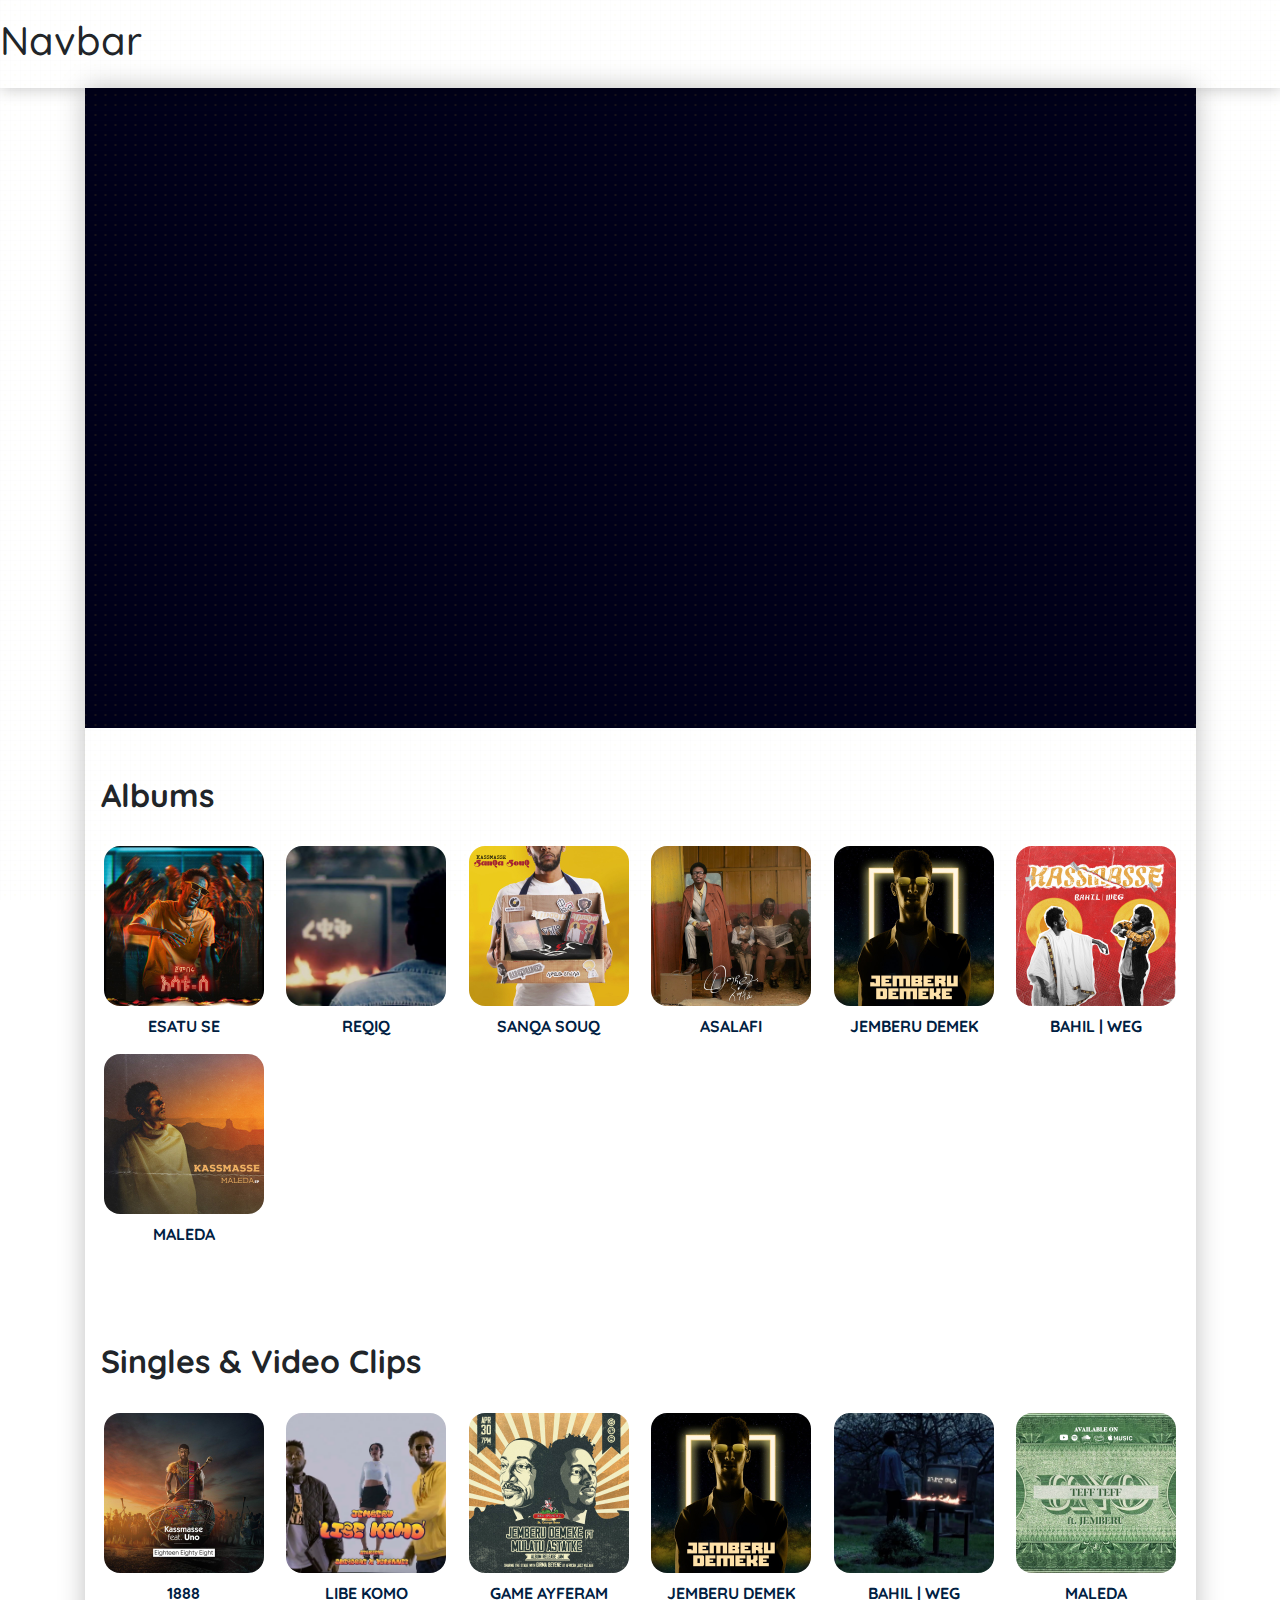
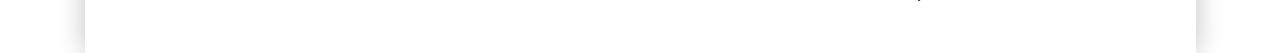
<file: albums.html>
<!DOCTYPE html>
<html>
  <head>
    <meta http-equiv="content-type" content="text/html; charset=utf-8" />
    <meta name="viewport" content="width=1368, initial-scale=1.0">
    <meta name="viewport" content="width=device-width, initial-scale=1.0">
    	<link
			rel="stylesheet"
			href="./library/bootstrap.min.css"
			type="text/css"
			media="all"
		/>
    <link rel="stylesheet" href="style.css" type="text/css" media="all" />
    <link rel="stylesheet" href="albums.css" type="text/css" media="all" />
    
    <title> Albums</title>
  </head>
  <body>
    <nav>
      <h1>Navbar</h1>
    </nav>
    <div class="grid">
      <div class="hero">
        
      </div>
      <div class="albums-section">
        <div class="section-title-container">
          <h2 class="section-title">Albums</h2>
        </div>
        <div class="albums-grid">
          <div class="album" id="album">
            <img class="" src="./img/Albums/esatu se.jpg" alt="" />
            <p class="album-title" name="">
              Esatu Se  
            </p>
          </div>
          <div class="album" id="album">
            <img class="" src="./img/Albums/rekik.jpg" alt="" />
            <p class="album-title" name=""> Reqiq  
            </p>
          </div>
          <div class="album" id="album">
            <img class="" src="./img/Albums/sanqa suq.jpg" alt="" />
            <p class="album-title" name="">
              Sanqa Souq  
            </p>
          </div>
          <div class="album" id="album">
            <img class="" src="./img/Albums/asalafi.jpg" alt="" />
            <p class="album-title" name="">
              Asalafi
            </p>
          </div>
          <div class="album" id="album">
            <img class="" src="./img/Albums/jd.jpg" alt="" />
            <p class="album-title" name="">
              Jemberu Demek  
            </p>
          </div>
          <div class="album" id="album">
            <img class="" src="./img/Albums/bahl weg.jpg" alt="" />
            <p class="album-title" name="">
              Bahil | Weg
            </p>
          </div>
          <div class="album" id="album">
            <img class="" src="./img/Albums/maleda.jpg" alt="" />
            <p class="album-title" name="">
              Maleda  
            </p>
          </div>
        </div>
      </div>
      <div class="albums-section">
        <div class="section-title-container">
          <h2 class="section-title">Singles & Video Clips</h2>
        </div>
        <div class="albums-grid">
          <div class="album" id="album">
            <img class="" src="./img/Singles/1888.jpg" alt="" />
            <p class="album-title" name="">
              1888
            </p>
          </div>
          <div class="album" id="album">
            <img class="" src="./img/Singles/libe komo.png" alt="" />
            <p class="album-title" name=""> Libe Komo  
            </p>
          </div>
          <div class="album" id="album">
            <img class="" src="./img/Singles/ayferam.jpg" alt="" />
            <p class="album-title" name="">
              Game Ayferam  
            </p>
          </div>
          <div class="album" id="album">
            <img class="" src="./img/Albums/jd.jpg" alt="" />
            <p class="album-title" name="">
              Jemberu Demek  
            </p>
          </div>
          <div class="album" id="album">
            <img class="" src="./img/Singles/laeke2.png" alt="" />
            <p class="album-title" name="">
              Bahil | Weg
            </p>
          </div>
          <div class="album" id="album">
            <img class="" src="./img/Singles/tef.jpg" alt="" />
            <p class="album-title" name="">
              Maleda  
            </p>
          </div>
        </div>
      </div>
    </div>
  </body>
</html>
</file>
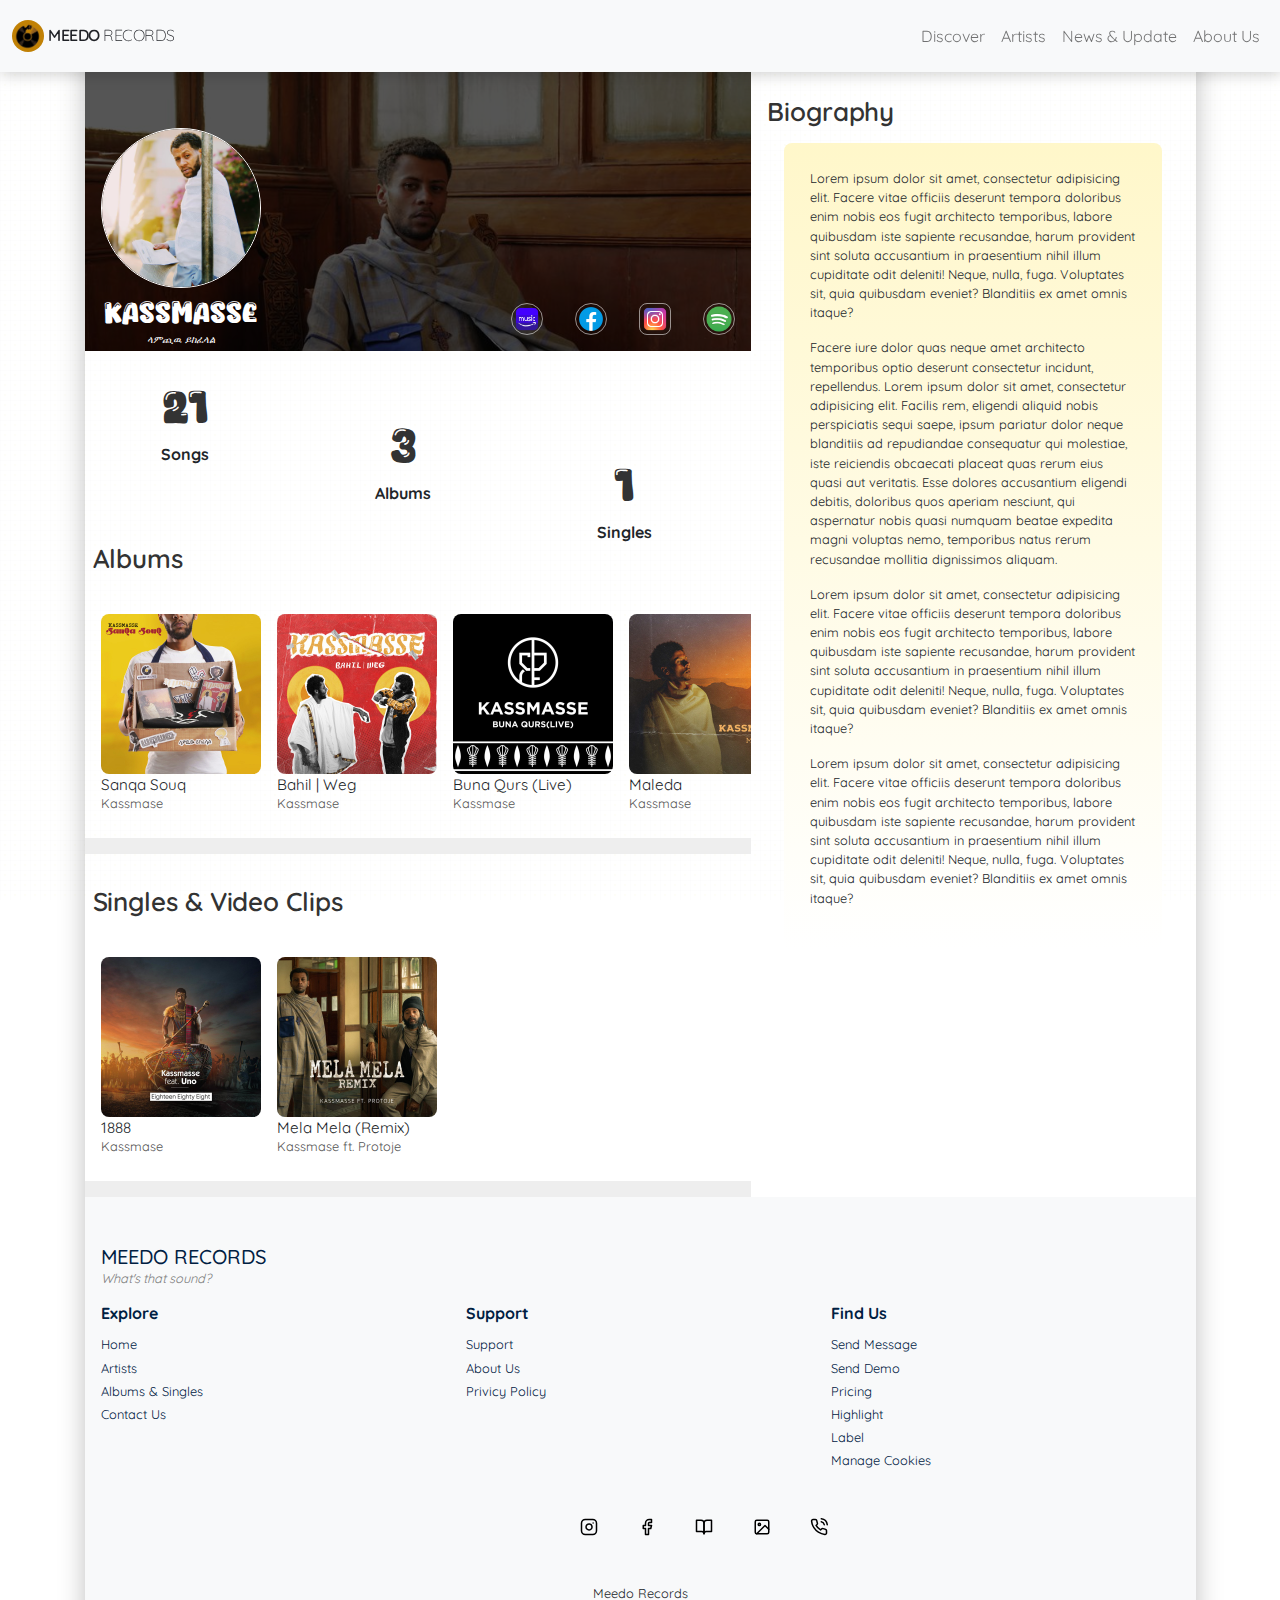
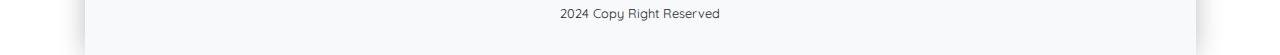
<file: artist.html>
<!doctype html>
<html>
	<head>
		<meta http-equiv="content-type" content="text/html; charset=utf-8" />
		<meta name="viewport" content="width=1368, initial-scale=1.0" />
		<meta name="viewport" content="width=device-width, initial-scale=1.0" />
		<link
			rel="stylesheet"
			href="./library/bootstrap.min.css"
			type="text/css"
			media="all"
		/>
		<link rel="stylesheet" href="style.css" type="text/css" media="all" />
		<link rel="stylesheet" href="artist.css" type="text/css" media="all" />
		<title>Artist</title>
	</head>
	<body>
		<div class="grid">
			<div class="header">
				<nav class="navbar fixed-top navbar-expand-md navbar-light bg-light">
					<div class="container-fluid" id="nav-contents">
						<a class="brand" href="/discover">
							<img class="brand-img" src="./img/brand.jpg" alt="" />
							<h2 class="brand-txt">
								Meedo<span class="records-txt"> Records </span>
							</h2>
						</a>

						<button
							class="navbar-toggler"
							type="button"
							data-bs-toggle="collapse"
							data-bs-target="#navbarNavAltMarkup"
							aria-controls="navbarNavAltMarkup"
							aria-expanded="false"
							aria-label="Toggle navigation"
						>
							<span class="navbar-toggler-icon"></span>
						</button>

						<div class="this collapse navbar-collapse" id="navbarNavAltMarkup">
							<div class="navbar-nav">
								<a class="nav-link" href="/"> Discover </a>
								<a class="nav-link" href="./artists.html"> Artists </a>
								<a class="nav-link" href="/"> News & Update </a>
								<a class="nav-link" href="/"> About Us </a>
							</div>
						</div>
					</div>
				</nav>
			</div>
			<div class="section">
				<div class="artist-left">
					<div class="artist-profile-section">
						<div class="top-artist-section">
						  <div class="top-artist-contents">
							  <div class="artists-photo-container">
								<img
									class="artist-photo"
									src="./img/Artists/kassmasse.jpg"
									alt=""
								/>
								<p class="artist-name">Kassmasse</p>
								<em class="bio">ላምጪዉ ይከፈላል</em>
							</div>
							  
						  </div>
						  <div class="contact-artist">
								<img class="" src="./assets/amazon music.png" alt="" />
								<img class="" src="./assets/facebook.png" alt="" />
								<img class="square-insta" src="./assets/instagram.png" alt="" />
								<img class="" src="./assets/spotify.png" alt="" />
							</div>
						</div>
					</div>
					<div class="discography">
							<div class="overview ">
								<div><span>21</span> Songs</div>
								<div><span class="">3</span> Albums</div>
								<div><span>1</span> Singles</div>
							</div>
					  
						<div class="albums-section">
							<h2 class="discography-title art-page-title">Albums</h2>
							<div class="discs">
								<div class="disc">
									<img
										class="disc-art"
										src="./img/Albums/sanqa suq.jpg"
										alt=""
									/>
									<p class="disc-name">Sanqa Souq</p>
									<p class="disc-artist">Kassmase</p>
								</div>
								<div class="disc">
									<img
										class="disc-art"
										src="./img/Albums/bahl weg.jpg"
										alt=""
									/>
									<p class="disc-name">Bahil | Weg</p>
									<p class="disc-artist">Kassmase</p>
								</div>
								<div class="disc">
									<img class="disc-art" src="./img/Albums/kass buna kurs.jpg" alt="" />
									<p class="disc-name">Buna Qurs (Live)</p>
									<p class="disc-artist">Kassmase</p>
								</div>
								<div class="disc">
									<img class="disc-art" src="./img/Albums/maleda.jpg" alt="" />
									<p class="disc-name">Maleda</p>
									<p class="disc-artist">Kassmase</p>
								</div>
							</div>
						</div>
						<div class="singles-section">
							<h2 class="discography-title art-page-title">
								Singles & Video Clips
							</h2>
							<div class="discs">
								<div class="disc">
									<img
										class="disc-art"
										src="./img/Singles/1888.jpg"
										alt=""
									/>
									<p class="disc-name">1888</p>
									<p class="disc-artist">Kassmase</p>
								</div>
								<div class="disc">
									<img
										class="disc-art"
										src="./img/Singles/mela remix.jpg"
										alt=""
									/>
									<p class="disc-name">Mela Mela (Remix)</p>
									<p class="disc-artist">Kassmase ft. Protoje</p>
								</div>
								
							</div>
						</div>
					</div>
				</div>
				<div class="biography">
					<h2 class="art-page-title">Biography</h2>
					<div class="biography-text-container">
						<p class="biography-text">
							Lorem ipsum dolor sit amet, consectetur adipisicing elit. Facere
							vitae officiis deserunt tempora doloribus enim nobis eos fugit
							architecto temporibus, labore quibusdam iste sapiente recusandae,
							harum provident sint soluta accusantium in praesentium nihil illum
							cupiditate odit deleniti! Neque, nulla, fuga. Voluptates sit, quia
							quibusdam eveniet? Blanditiis ex amet omnis itaque?
						</p>
						<p class="biography-text">
							Facere iure dolor quas neque amet architecto temporibus optio
							deserunt consectetur incidunt, repellendus. Lorem ipsum dolor sit
							amet, consectetur adipisicing elit. Facilis rem, eligendi aliquid
							nobis perspiciatis sequi saepe, ipsum pariatur dolor neque
							blanditiis ad repudiandae consequatur qui molestiae, iste
							reiciendis obcaecati placeat quas rerum eius quasi aut veritatis.
							Esse dolores accusantium eligendi debitis, doloribus quos aperiam
							nesciunt, qui aspernatur nobis quasi numquam beatae expedita magni
							voluptas nemo, temporibus natus rerum recusandae mollitia
							dignissimos aliquam.
						</p>
						<p class="biography-text">
							Lorem ipsum dolor sit amet, consectetur adipisicing elit. Facere
							vitae officiis deserunt tempora doloribus enim nobis eos fugit
							architecto temporibus, labore quibusdam iste sapiente recusandae,
							harum provident sint soluta accusantium in praesentium nihil illum
							cupiditate odit deleniti! Neque, nulla, fuga. Voluptates sit, quia
							quibusdam eveniet? Blanditiis ex amet omnis itaque?
						</p>
						<p class="biography-text">
							Lorem ipsum dolor sit amet, consectetur adipisicing elit. Facere
							vitae officiis deserunt tempora doloribus enim nobis eos fugit
							architecto temporibus, labore quibusdam iste sapiente recusandae,
							harum provident sint soluta accusantium in praesentium nihil illum
							cupiditate odit deleniti! Neque, nulla, fuga. Voluptates sit, quia
							quibusdam eveniet? Blanditiis ex amet omnis itaque?
						</p>
					</div>
				</div>
			</div>
						<div class="footer bg-light">
				<div class="foot-contents">
					<div class="foot-title">
						<h5 class="">MEEDO RECORDS</h5>
						<p>What's that sound?</p>
					</div>
					<div class="foot-links">
						<div class="">
							<h6 class="">Explore</h6>
							<a href="#">Home</a>
							<a href="#">Artists</a>
							<a href="#">Albums & Singles</a>
							<a href="#">Contact Us</a>
						</div>
						<div class="">
							<h6 class="">Support</h6>
							<a href="#">Support</a>
							<a href="#">About Us</a>
							<a href="#">Privicy Policy</a>
						</div>
						<div class="">
							<h6 class="">Find Us</h6>
							<a href="#">Send Message</a>
							<a href="#">Send Demo</a>
							<a href="#">Pricing</a>
							<a href="#">Highlight</a>
							<a href="#">Label</a>
							<a href="#">Manage Cookies</a>
						</div>
					</div>
					<div class="social-links">
						<img src="./icons/instagram.svg" alt="" />
						<img src="./icons/facebook.svg" alt="" />
						<img src="./icons/book-open.svg" alt="" />
						<img src="./icons/image.svg" alt="" />
						<img src="./icons/phone-call.svg" alt="" />
					</div>
					<div class="foot-bottom">
						<p>Meedo Records <br />2024 Copy Right Reserved</p>
					</div>
				</div>
			</div>
		</div>
		
		<script src="index.js" type="text/javascript" charset="utf-8"></script>
		<script
			src="./library/bootstrap.min.js"
			type="text/javascript"
			charset="utf-8"
		></script>
		<script
			src="./library/jquery.js"
			type="text/javascript"
			charset="utf-8"
		></script>
	</body>
</html>
</file>
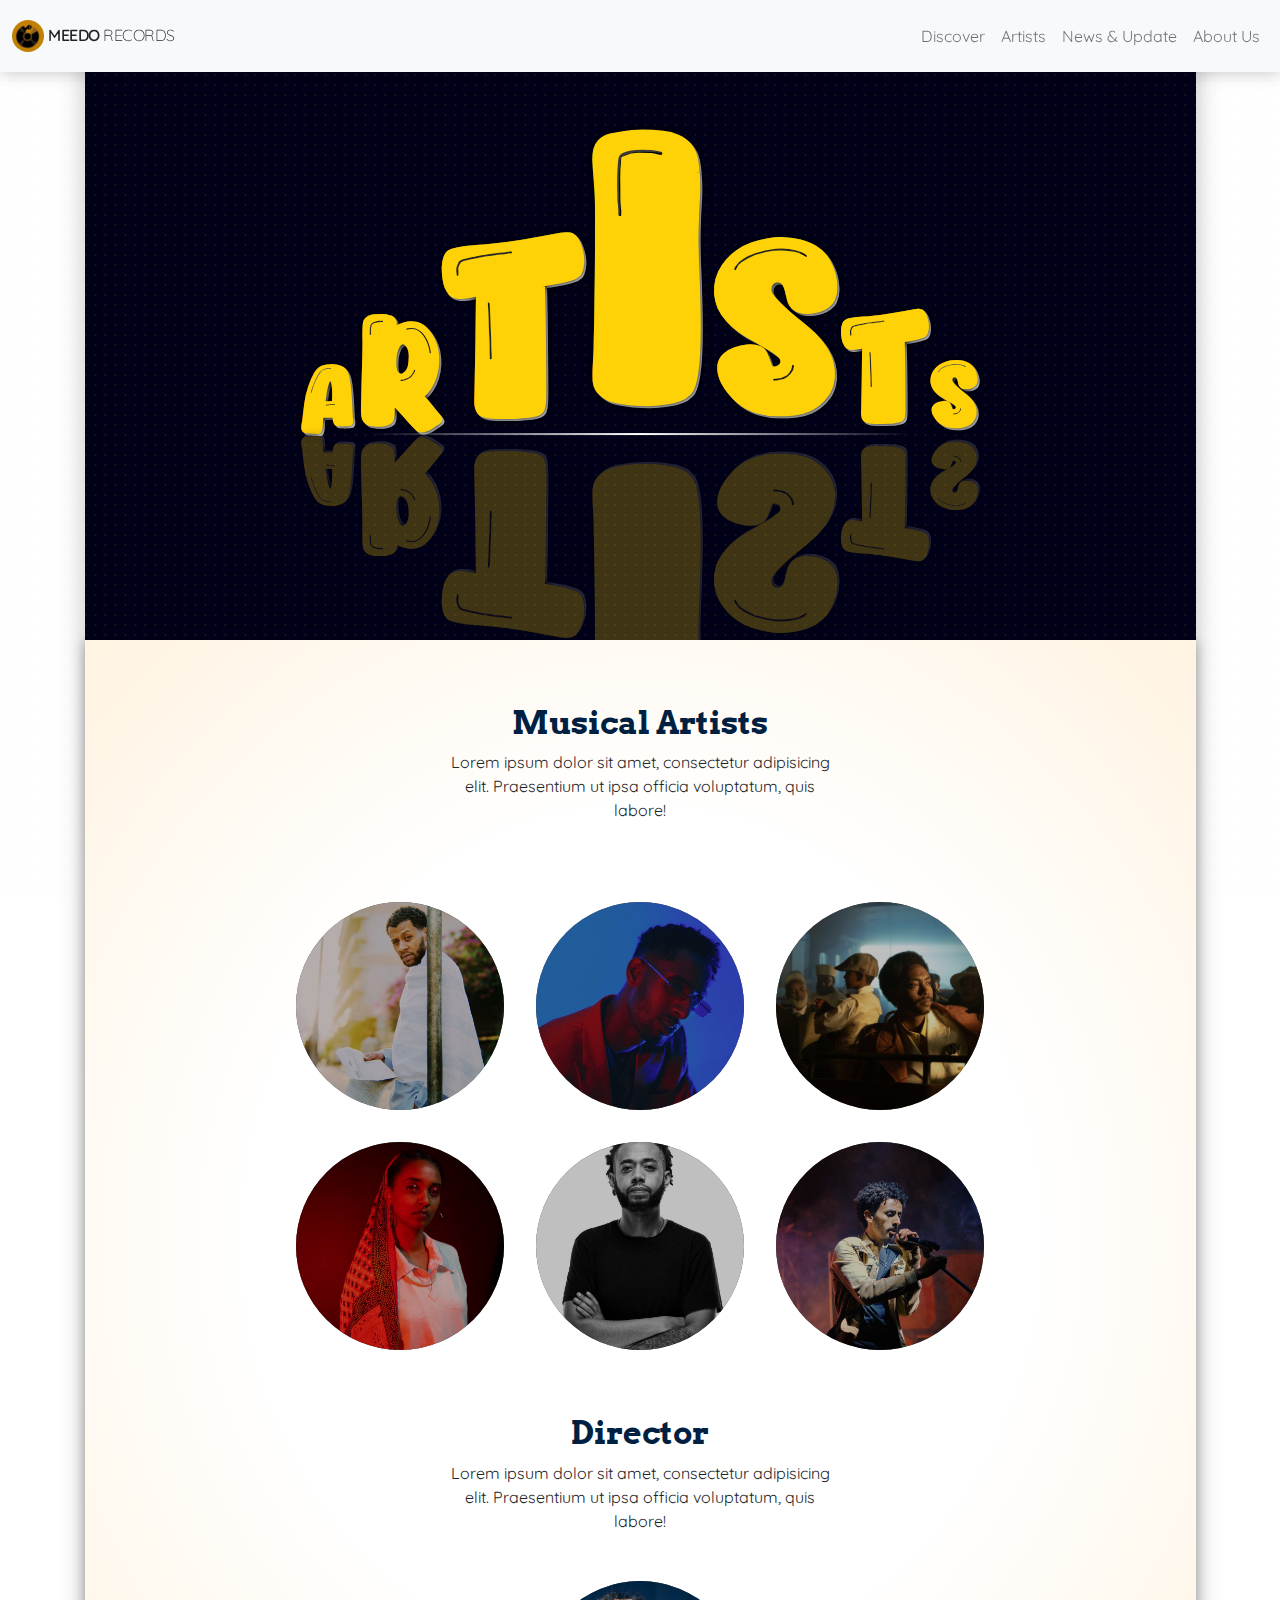
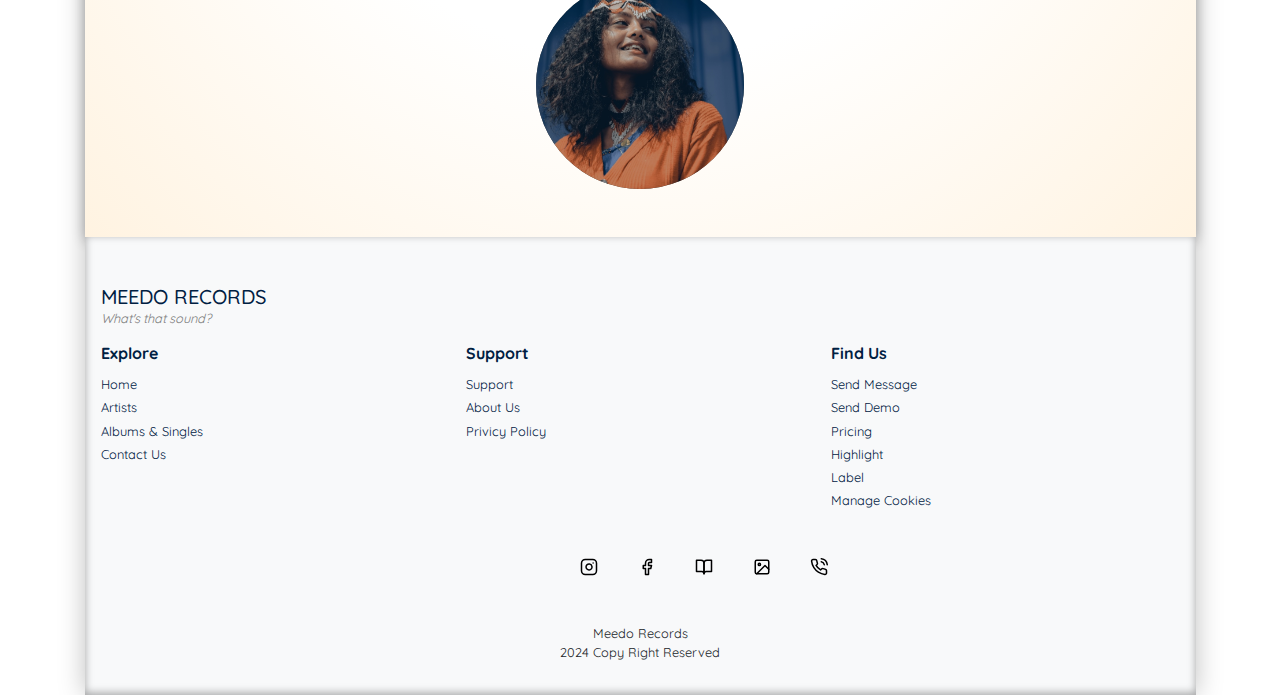
<file: artists.html>
<!doctype html>
<html>
	<head>
		<meta http-equiv="content-type" content="text/html; charset=utf-8" />
		<meta name="viewport" content="width=device-width, initial-scale=1.0" />
		<link rel="stylesheet" href="artists.css" type="text/css" media="all" />
		<link rel="stylesheet" href="style.css" type="text/css" media="all" />
		<link
			rel="stylesheet"
			href="./library/bootstrap.min.css"
			type="text/css"
			media="all"
		/>
		<title>Artists</title>
	</head>
	<body>
		<div class="grid">
			<div class="header">
				<nav class="navbar fixed-top navbar-expand-md navbar-light bg-light">
					<div class="container-fluid" id="nav-contents">
						<a class="brand" href="/discover">
							<img class="brand-img" src="./img/brand.jpg" alt="" />
							<h2 class="brand-txt">
								Meedo<span class="records-txt"> Records </span>
							</h2>
						</a>

						<button
							class="navbar-toggler"
							type="button"
							data-bs-toggle="collapse"
							data-bs-target="#navbarNavAltMarkup"
							aria-controls="navbarNavAltMarkup"
							aria-expanded="false"
							aria-label="Toggle navigation"
						>
							<span class="navbar-toggler-icon"></span>
						</button>

						<div class="this collapse navbar-collapse" id="navbarNavAltMarkup">
							<div class="navbar-nav">
								<a class="nav-link" href="/"> Discover </a>
								<a class="nav-link" href="/artists.html"> Artists </a>
								<a class="nav-link" href="/"> News & Update </a>
								<a class="nav-link" href="/"> About Us </a>
							</div>
						</div>
					</div>
				</nav>
			</div>

			<div class="artists-hero">
				<div class="inside-artists-hero">
					<h3 id="balance" class="artists-hero-text big-hero-text">
						<span>A</span>
						<span>R</span>
						<span>T</span>
						<span>I</span>
						<span>S</span>
						<span>T</span>
						<span>S</span>
					</h3>
					<h3 id="reverse" class="artists-hero-text big-hero-text">
						<span>A</span>
						<span>R</span>
						<span>T</span>
						<span>I</span>
						<span>S</span>
						<span>T</span>
						<span>S</span>
					</h3>

					<div class="tabs">
						<a class="" href="#musical-artists">Musical Artists</a>
						<a class="" href="#">Director</a>
						<a class="" href="#">Partnerships</a>
					</div>
				</div>
			</div>
			<div class="artists-container">
				<div class="artists-title">
					<!-- <h1 class="">Artists</h1> -->
					<div class="search-bar-container">
						<label for="#search">Search an Artist</label
						><input
							type="text"
							name="search-artist"
							id="search-artist"
							value=""
							placeholder="Enter Artist's Name..."
						/>
						<select>
							<option>Sort</option>
							<option>Name (a - z)</option>
							<option>Name️ (z - a)</option>
							<option>Signed Date (newest)</option>
							<option>Signed Date (oldest)</option>
							<option>Album Count (asc)</option>
							<option>Album Count (dsc)</option>
						</select>
					</div>
				</div>
				<div class="artists-catagory-title">
					<h2 class="">Musical Artists</h2>
					<p>
						Lorem ipsum dolor sit amet, consectetur adipisicing elit.
						Praesentium ut ipsa officia voluptatum, quis labore!
					</p>
				</div>
				<div id="musical-artists" class="all-artists-list">
					<a href="/artist.html" class="album listed-artist">
						<img
							class="artist-image"
							src="./img/Artists/kassmasse.jpg"
							alt=""
						/>
						<div class="artists-name">Kassmasse</div>
					</a>
					<a href="#" class="album listed-artist">
						<img class="artist-image" src="./img/Artists/jd.jpg" alt="" />
						<div class="artists-name">Jemberu</div>
					</a>
					<a href="#" class="album listed-artist">
						<img class="artist-image" src="./img/Artists/wegdayit.jpg" alt="" />
						<div class="artists-name">Wegdayit</div>
					</a>
					<a href="#" class="album listed-artist">
						<img class="artist-image" src="./img/Artists/dagi.jpg" alt="" />
						<div class="artists-name">Dagmawit</div>
					</a>
					<a href="#" class="album listed-artist">
						<img class="artist-image" src="./img/Artists/uno.jpg" alt="" />
						<div class="artists-name">Uno</div>
					</a>
					<a href="#" class="album listed-artist">
						<img class="artist-image" src="./img/Artists/laeke.jpg" alt="" />
						<div class="artists-name">Laeke</div>
					</a>
				</div>
				<div class="all-artists-list directors-list">
					<div class="artists-catagory-title">
						<h2 class="">Director</h2>
						<p>
							Lorem ipsum dolor sit amet, consectetur adipisicing elit.
							Praesentium ut ipsa officia voluptatum, quis labore!
						</p>
					</div>
					<div class="album listed-artist listed-director">
						<img class="artist-image" src="./img/mara.jpg" alt="" />
						<a href="#" class="artists-name">Maranata</a>
					</div>
				</div>
				<!-- <div class="next-prev">
				  <a href="#">&laquo;</a>
				  <a href="#">&raquo;</a>
				</div> -->
			</div>
			<div class="footer bg-light">
				<div class="foot-contents">
					<div class="foot-title">
						<h5 class="">MEEDO RECORDS</h5>
						<p>What's that sound?</p>
					</div>
					<div class="foot-links">
						<div class="">
							<h6 class="">Explore</h6>
							<a href="#">Home</a>
							<a href="#">Artists</a>
							<a href="#">Albums & Singles</a>
							<a href="#">Contact Us</a>
						</div>
						<div class="">
							<h6 class="">Support</h6>
							<a href="#">Support</a>
							<a href="#">About Us</a>
							<a href="#">Privicy Policy</a>
						</div>
						<div class="">
							<h6 class="">Find Us</h6>
							<a href="#">Send Message</a>
							<a href="#">Send Demo</a>
							<a href="#">Pricing</a>
							<a href="#">Highlight</a>
							<a href="#">Label</a>
							<a href="#">Manage Cookies</a>
						</div>
					</div>
					<div class="social-links">
						<img src="./icons/instagram.svg" alt="" />
						<img src="./icons/facebook.svg" alt="" />
						<img src="./icons/book-open.svg" alt="" />
						<img src="./icons/image.svg" alt="" />
						<img src="./icons/phone-call.svg" alt="" />
					</div>
					<div class="foot-bottom">
						<p>Meedo Records <br />2024 Copy Right Reserved</p>
					</div>
				</div>
			</div>
		</div>
		<div class="news-contents">
			<div class="skew-left skew-image">
				<div class="image">
					<img class="artist-image" src="./img/Singles/laeke.png" alt="" />
				</div>
				<div class="text">
					<h2>Laeke Released His Debute EP</h2>
					<p>
						Lorem ipsum dolor sit amet, consectetur adipisicing elit. Ratione
						quisquam in sapiente libero iure explicabo autem perferendis iste
						doloribus ea, rem sit accusantium maxime vitae?
					</p>
				</div>
			</div>
			<div class="skew-left skew-image">
				<div class="image">
					<img class="artist-image" src="./img/Albums/maleda.jpg" alt="" />
				</div>
				<div class="text">
					<h2>Maleda EP, The Most Searched Album In Meedo Records Site</h2>
					<p>
						Lorem ipsum dolor sit amet, consectetur adipisicing elit. Ratione
						quisquam in sapiente libero iure explicabo autem perferendis iste
						doloribus ea, rem sit accusantium maxime vitae?
					</p>
				</div>
			</div>
			<div class="skew-image">
				<div class="text">
					<h2>Jemberu Demeke</h2>
					<p>
						Lorem ipsum dolor sit amet, consectetur adipisicing elit. Ratione
						quisquam in sapiente libero iure explicabo autem perferendis iste
						doloribus ea, rem sit accusantium maxime vitae?
					</p>
				</div>
				<div class="image">
					<div class="">
						<img
							class="artist-image"
							src="./img/Singles/libe komo.png"
							alt=""
						/>
					</div>
				</div>
			</div>
		</div>

		<script src="index.js" type="text/javascript" charset="utf-8"></script>
		<script
			src="./library/bootstrap.min.js"
			type="text/javascript"
			charset="utf-8"
		></script>
		<script
			src="./library/jquery.js"
			type="text/javascript"
			charset="utf-8"
		></script>
	</body>
</html>
</file>
<file: style.css>
@font-face {
	font-family: "Quicksand";
	src: url("./fonts/Quicksand/Quicksand-VariableFont_wght.ttf");
}
@font-face {
	font-family: "Avoro";
	src: url("./fonts/Arvo/Arvo-Bold.ttf");
}
@font-face {
	font-family: "Copyduck";
	src: url("./fonts/Copyduck.ttf");
}
@font-face {
	font-family: "Whocats";
	src: url("./fonts/Whocats.ttf");
}
@font-face {
	font-family: "Super Cosmic";
	src: url("./fonts/Super Cosmic Personal Use.ttf");
}
:root {
	--black: #1f2126;
	--yello: #fcbc58;
	--lightyello: #ffd107;
	--white: #fff;
	--light: #f6f8e2;
	--gray: #e0ddca;
	--red: #f57c51;
	--blue: #002042;
	--darkblue: #000019;
}
.test{
  baackground-size: cover;
  padding: ;
  background-color: ;
  display: grid;
  grid-template-rows: 1fr 1fr 1fr 1fr;
  height: fit-content;
}
.test > div{
  justify-self: center;
  height: 5rem;
  color: ;
  background-image: ;
  background-color: ;
  borrder: 2px solid transparent;
  background-size: 100%;
  background-repeat: ;
  background-attachment: fixed;
  background-clip: border-box;
  margin-inline: ;
  background-image: url("./img/long img/long.jpg");
  background-size: cover;
  background-blend-mode: ;
  box-shadow: inset 2px 4px 15px rgba(0,0,0, .9);
  border-radius: 0 0 .5rem .5rem;
  gap: 0;
}
@media (prefers-reduced-motion: no-preference){
  
  .test > div:nth-child(1){
    width: 100%;
    animation: 1.5s width ease;
    animation-timeline: view();
  	animation-range: 0% 40%;
  }
  .test > div:nth-child(2){
    /* background-position-y: 32%; */
    width: 95%;
    animation: 2s width ease;
    animation-timeline: view();
  	animation-range: 0% 30%;
  }
  .test > div:nth-child(3){
    animation: 2.5s width ease;
    animation-timeline: view();
  	animation-range: 0% 20%;
    width: 90%;
    /* background-position-y: 64%; */
  }
  .test > div:nth-child(4){
    animation: 3s width ease;
    animation-timeline: view();
  	animation-range: 0% 10%;
    width: 85%;
    /* background-position-y: 64%; */
  }
  .test > div:nth-child(5){
    animation: 3.5s width ease;
    animation-timeline: view();
  	animation-range: 0% 50%;
    width: 80%;
    /* background-position-y: 64%; */
  }
}

.test > div:nth-child(1){
  width: 100%;
  animation: 1.5s width ease forwards;
  animation-timeline: view();
	animation-range: 0% 50%;
}
.test > div:nth-child(2){
  /* background-position-y: 32%; */
  width: 95%;
  animation: 2s width ease;
  animation-timeline: view();
	animation-range: 0% 50%;
}
.test > div:nth-child(3){
  animation: 2.5s width ease;
  animation-timeline: view();
	animation-range: 0% 50%;
  width: 90%;
  /* background-position-y: 64%; */
}
.test > div:nth-child(4){
  animation: 3s width ease;
  animation-timeline: view();
	animation-range: 0% 50%;
  width: 85%;
  /* background-position-y: 64%; */
}
.test > div:nth-child(5){
  animation: 3.5s width ease;
  animation-timeline: view();
	animation-range: 0% 50%;
  width: 80%;
  /* background-position-y: 64%; */
}
@keyframes width{
  from{
    width: 0%;
  }
}
@keyframes move-bg{
  0%{
    background-position-y: 0%;
  }
  50%{
    background-position-y: 100%;
  }
  100%{
    background-position-y: 0%;
  }
}
.test > div > p{
  font-size: 10em;
  color: transparent;
}
body {
	font-family: "Quicksand" !important;
	background-color: var(--white) !important;
	background-image: 
	  radial-gradient(circle at center, rgba(255, 255, 5, 0.09) 0, rgba(5, 5, 5, 0.009) 1px, transparent 1px),
	  linear-gradient(to right, rgba(155, 155, 155, 0.02), 1px, transparent 1px),
	  linear-gradient(to bottom, rgba(155, 155, 155, 0.02), 1px, transparent 1px)
	;
	background-size: 10px 10px;
	background-attachment: fixed;
  width: 100%;
}
body > div{
  max-width: 1111px;
	margin: auto;
	box-shadow: 0px 0px 25px rgba(0,0,0,.25);
}
nav {
	box-shadow: 1px 2px 15px rgba(0, 0, 0, 0.2);
	padding-block: 1rem !important;
	z-index: 99999 !important;
	width: 100%;
}

.this {
	display:;
	justify-content:;
}

.header .brand-txt {
	color: var(--black);
	text-transform: uppercase;
	margin: 0 0.25rem;
	font-size: 1rem;
	font-weight: 600;
	letter-spacing: -0.03em;
}
.records-txt {
	font-weight: 300;
}
.header .brand {
	text-decoration: none;
	display: flex;
	align-items: center;
	justify-content: space-around;
}
.header .brand-img {
	border-radius: 50%;
	width: 2rem;
}
.about,
.artists,
.albums-singles,
.news, .contact-us, .footer {
	padding: 3rem 1rem;
	background-color: white;
}
.div-title {
	font-size: 1.618rem;
	font-weight: bold!important;
	font-family: "Quicksand";
	color: var(--blue);
}
/* hero section */

.grid > .hero {
  z-index: -2;
  min-height: 40rem;
	height: 100svh;
	baackground-image: linear-gradient(50deg, #000, var(--black), var(--lightyello));
	background-image: 
	  radial-gradient(circle at center, rgba(255, 255, 255, 0.025) 0, rgba(265, 205, 5, 0.125) 1px, transparent 1px),
	  linear-gradient(to right, rgba(255, 255, 255, 0.005), 1px, transparent 1px),
	  linear-gradient(to bottom, rgba(255, 255, 255, 0.005), 1px, transparent 1px)
	;
	background-size: 10px 10px;
	background-attachment: fixed;
	background-color: #2c2c2c;
	background-color: var(--darkblue);
	position: relative;
	overflow-x: clip;
}

.meedo-home-text{
  color: var(--white);
  text-shadow: 1px 1px 2px yellow, 1.5px 1.5px 1px red;
  text-transform: uppercase;
  font-family: "Avoro";
  font-size: 4em;
  position: absolute;
  top: 25%;
  text-align: center;
  opacity: 0;
  width: 100%;
  z-index: 66;
  aanimation: 18s show ease 4s;
  line-height: 1;
}
.add-opacity{
  opacity: .9;
}
@keyframes show {
  from{
    opacity: 0;
  }
  to{
    opacity: 1;
  }
}
.big-hero-text {
  display: grid;
  width: ;
  font-family: "Avoro";
  font-family: "Super Bloom";
  font-family: "Whocats";
	font-size: 1.2rem;
	text-transform: uppercase;
	font-weight: bold;
	line-height: 0.85;
	background-image: linear-gradient( green, yellow, red);
	width: %;
	background-clip: text;
	color: transparent;
	color: var(--lightyello);
	text-shadow: 2px 2px black, -2px -2px black, 2px -2px black, -2px 2px black;
	text-shadow: 2px 2px white, -2px -2px white, 2px -2px white, -2px 2px white;
	text-shadow: 1px 1px 10px black, 2px 2px white;
	transition: 1s;
}
@keyframes sunrise{
  0%{
    rotate: 0;
    left: 110%;
    top: 50%;
    z-index: 88;
  }
  100%{
    left: -50%;
    top: -10%;
    rotate: -1200deg;
    z-index: 89;
  }
}
@keyframes rotate{
  to{ rotate: 360deg}
}
.dribbble{
	 /* box-shadow: 0px 0px 30px white, 1px 2px 55px #ffc540, 0px 0px 80px var(--yello); */
  aanimation: 22s sunrise linear;
  position: absolute;
  toop: 20%;
  bottom: 50%;
  riight: 3rem;
  right: 8%;
  /* transform: translateX(-50%); */
  text-align: center;
  width: 10rem;
  border-radius: 50%;
  z-index: -66;
  opacity: 25;
  box-shadow: 5px 5px 20px #ffffff36, -5px -5px 20px #ffffff36, -5px 5px 20px #ffffff36, 5px -5px 20px #ffffff36;
  animation: 2s show ease, 5s glow ease infinite 2s, 6s rotate linear infinite .2s;
}
.big-hero-text > span:nth-child(1){
  font-size: 1em;
  animation: 1s slide-left ease!important;
}
.big-hero-text > span:nth-child(2){
  font-size: 1.618em;
  animation: 1s slide-right ease!important;
}
.big-hero-text > span:nth-child(3){
  font-size: 2.618em;
  animation: 1s slide-left ease!important;
  animation-delay: 1s;
}
.big-hero-text > span:nth-child(4){
  font-size: 4.236em;
  animation: 1s slide-right ease!important;
  animation-delay: 1s;
}
@keyframes glow{
  50% {
    box-shadow: 35px 35px 90px #ffffff36, -35px -35px 90px #ffffff36, -35px 35px 90px #ffffff36, 35px -35px 90px #ffffff36;
  }
}
@keyframes blow{
}
@keyframes slide-right{
  from {
    width: fit-content;
    margin-left: 20rem;
    transform: translateX(-10rem);
  }
  to {
    margin-left: 0;
    transform: translateX(0rem);
  }
}
@keyframes slide-left{
  from {
    margin-left: -30rem;
  }
  to {
    margin-left: 0;
    transform: translateX(0rem);
  }
}

#sonic-text{
  position: absolute;
  top: 5rem;
  left: -1rem;
  font-family: "Avoro";
  font-weight: bold;
  text-transform: uppercase;
  color: #2c2c2c;
  border: 1px dotted var(--blue);
  z-index: 1;
  background-color: var(--lightyello);
  padding: .3rem .6rem;
  padding-left: 1.5rem;
  border-radius: 10vh;
  opacity: .1;
}
.hero-text {
	position: absolute;
	bottom: 5%;
	left: 5%;
	color: var(--white);
}
.hero-text > p{
  max-width: 20rem;
  line-height: 1.1;
  font-size: .75rem;
  font-weight: 200;
}
.hero-image-cont {
	width: 100%;
}
.about {
	display: grid;
	grid-template-columns: 1.5fr 1fr;
	justify-content: center;
	gap: 5rem;
	max-width: 80%;
	margin-inline: auto;
}
.about-title {
}
.about p {
	color: var(--darkblue);
	line-height: 1.5rem !important;
	font-size: .9rem;
}
.read-more {
	padding: 0.5rem 1.5rem;
	border: 2px solid var(--black);
	boorder-radius: 100vh;
	text-decoration: none;
	color: inherit;
	font-weight: bold;
	background-color: transparent;
	color: var(--black);
	margin-block: 1rem !important;
	border-radius: 100vh;
}
.about-us-images {
	justify-self: center;
	width: 100%;
	display: grid;
	display: none;
	grid-template-columns: 1fr;
	gap: 0.75rem;
	align-content: center;
	align-items: center;
	opacity: 0.75;
	scale: 0.8;
	animation: fade linear forwards;
	animation-timeline: view();
	animation-range: 10% 30%;
}
.about-us-images > div {
  height: 5rem;
	width: 100%;
	background-image: url('./img/Albums/sanqa suq.jpg');
	background-attachment: fixed;
	background-size: cover;
	border-radius: 0.5rem;
  grid-column: span 2;
  justify-self: center;
}
.about-us-images > div:nth-child(1){
  width: 25%;
}
.about-us-images > div:nth-child(2){
  width: 50%;
}
.about-us-images > div:nth-child(3){
  width: 75%;
}
.about-us-images > div:nth-child(4){
  width: 100%;
}
.kas {
	grid-column: span 2;
}
.meedo {
	grid-row: span 2;
	height: 100%;
	border: ;
}
@keyframes fade {
	to {
		opacity: 1;
		scale: 1;
	}
}
.albums-singles {
	background-color: var(--light);
	background-color: #ffd107;
	background-image: linear-gradient(#fff7d0, #ffd107);
}
.albums {
	margin-inline: auto;
	display: grid;
	place-content: center;
	grid-template-columns: 1fr 1fr;
	gap: 2rem;
	color: var(--black);
	padding: 1rem;
	max-width: 25rem;
	justify-items: center;
}
.titles {
	width: 90%;
	text-align: center;
}
.albums-singles-title {
	margin-bottom: 0.5rem;
}
.album {
	text-align: center;
	width: 13rem;
	border-radius: 1rem;
	text-decoration: none;
	/* border: 1px solid var(--white); */
	color: inherit;
}
.album img {
	border-radius: 1rem;
	width: 100%;
}

.see-more {
	align-self: center;
	box-shadow: 0px 0px 8px #00000049;
	margin-inline: auto;
	border-radius: 100vh;
	background-color: transparent;
}
/* Artists */
.artists {
  border-top: 1rem solid white;
	text-align: center;
	display: grid;
	align-content: center;
	gap: 2rem;
	max-width: 30rem;
	margin-block: 1rem 0;
	margin-inline: auto;
	background-color: transparent;
}
.artist-title{
	color: var(--darkblue) !important;
}
.artist-title > h1 {
	font-weight: bold;
}
.artist-title > p{
  width: 95%;
}
.artists-list {
	display: grid;
	grid-template-columns: 1fr 2fr;
	gap: 1rem;
	align-items: center;
	margin-top: 2rem;
	msargin-inline: -2rem;
	overflow-x: ;
	position: relative!important;
}
.artists-list:nth-child(odd) {
  height: 8rem!important;
}
.artists-list:nth-child(1){
}
.artists-list:nth-child(3){
}
.middle-artist{
	height: 10rem;
	background-color: ;
  
}

.artists-list img {
  margin-inline: auto;
	width: 100%;
	border-radius: 0.2rem;
	boorder-radius: 50%;
	object-fit: cover;
	border: 2px solid var(--white);
	box-shadow:
		0px 10px 15px rgba(0, 0, 0, 0.25),
		0px 25px 15px rgba(189, 67, 90, 0.25);
}
.artists-list .artist-name {
	font-size: 1.5em;
	font-weight: bold;
	text-transform: uppercase;

	margin-block: 1rem 0;
}
.goto-artists{
  margin-bottom: ;
  margin-bottom: -10%;
}
.see-more-light-btn{
  border-color: var(--blue);
  color: var(--blue);
  transition: .4s;
}
.see-more-light-btn:hover{
  background-color: var(--blue);
  color: var(--lightyello);
}
.stroke{
  text-shadow: 1px 1px black, -1px -1px black, 1px -1px black, -1px 1px black;
}
.album p {
	font-size: 1em;
	font-weight: 900;
	color: var(--blue);
	margin-block: 0.5rem;
	text-transform: uppercase;
}

.news{
  background-color: #fff7d0;
  background-color: var(--lightyello);
  background-image: linear-gradient(
  var(--lightyello), 
  #fff7d0, 
  #fff
  );
  background-image: linear-gradient(
  0deg, 
  #fff7d0,
  #fff7d0
  );
  max-width: 85%;
  margin: 3rem;
  padding-inline: 3rem;
  border-radius: .5rem;
  box-shadow: 2px 5px 20px rgba(0,0,0,0.168);
}
.news-title {
	display: flex;
	justify-content: space-between;
	align-items: center;
	margin-block: 1em;
}
.more-news {
	border: 1px solid var(--blue);
	color: var(--blue);
	padding: 0.5rem 1rem;
	border-radius: 100vh;
	text-decoration: none;
}
.news-grid {
	max-width: ;
	margin-inline: auto;
	display: grid;
	grid-template-columns: 1fr 1fr;
	justify-content: center;
	gap: 2rem;
}
.news-item {
}
.news-item img {
	height: 50%;
	width: 100%;
	object-fit: cover;
	border-radius: .3rem;
	margin-block: 1.5rem;
	box-shadow: 2px 2px 8px rgba(0,0,0,.2);
	border: 2px solid #fff7d0;
}
.news-item h4 {
	font-weight: 700;
	text-transform: capitalize;
}
.news .read-more {
	margin-top: 0 !important;
}

.contact-us{
  width: 100%;
  padding-block: 5rem;
  background-image: linear-gradient();
  background-color: var(--yello);
  background-image: linear-gradient(
  45deg, 
  #ffd107,
  #fff7d0
  );
  background-color: #ffd107;
}
.contact-container{
  max-width: 25rem;
  margin-inline: auto;
  display: grid;
  gap: 1rem;
  justify-items: center;
}
.contact-us-title{
  color: var(--blue);
  color: ;
  text-align: center;
  font-weight: bold;
  text-transform: uppercase;
  font-weight: 900;
  letter-spacing: -.9px;
}
#email, #subscribe{
  padding: .75rem;
  width: 20rem;
  border-radius: 100vh;
}
#email{
  color: var(--blue);
  font-weight: 600;
  background-color: transparent;
  border: 1.5px solid var(--blue);
}
#email::placsholder{
  color: #002042;
}
#subscribe{
  background-color: var(--blue);
  color: white;
  border: 0;
  font-weight: bold;
}
.send a{
 
}
.footer{
  
}
.foot-contents{
  display: grid;
  gap: 1rem;
}
.foot-links{
  gap: 1rem;
  display: grid;
  grid-template-columns: 1fr 1fr 1fr;
}
.foot-links > div{
  display: grid;
  gap: .25rem;
  width: 10rem;
}
.foot-title{
  
}
.foot-title p{
  margin: 0;
  padding: 0;
  font-style: italic;
  color: gray;
  font-size: .8rem;
}
.foot-title h5{
  color: #002042;
  margin-bottom: 0;
}
.foot-links h6{
  color: #002042;
  font-weight: bold;
}
.foot-links a{
  text-decoration: none;
  color: #002042;
  font-weight: ;
  font-size: .8rem;
  
}
.footer .social-links{
  gap: 33%;
  margin: 2rem auto;
  justify-content: space-evenly;
}
.footer .social-links img{
  width: 15%;
}
.social-links{
  margin-block: 2rem;
  display: flex;
  gap: 1rem;
  justify-content: center;
  justify-content: space-evenly;
  align-items: center;
  amax-width: 20rem;
}
.social-links p{
  margin: 0;
  padding: 0;
  font-weight: bold;
}
.social-links img{
  width: 7%;
}
.foot-bottom{
  text-align: center;
  margin-bottom: -2rem;
  font-size: .8rem;
}
.foot-bottom p{
  
}
@media (min-width: 720px) {
	.this {
		display: flex;
		justify-content: end;
	}
	.about-title {
		grid-column: span 2;
	}
	.test > div{
	  background-size: 20%;
	  background-position-x: 10%;
	}
	.titles {
		grid-column: span 2;
	}
	.see-more {
		grid-column: span 2;
	}
	.news {
		width: 100%;
		margin-inline: auto;
		justify-items: center;
	}
	.news-item:last-child{
,	}
.foot-links > div{
   height: fit-content;
}
}

@media (max-width: 720px) {
	.about {
		grid-template-columns: 1fr;
		max-width: 100%;
		gap: 2rem;
		height: fit-content;
	}
	.about-us-images {
		grid-template-columns: 1fr 1fr;
	}
	.about-us-images {
	}
	.kas{
	  rotate: ;
	  display: ;
	}
	.albums {
		grid-template-columns: 1fr;
	}

	.artists-title {
		width: 90%;
		margin-inline: auto;
	}
	.artists-list {
		/* display: flex;
  width: 12rem;
  justify-content: start;
  padding-top: 5rem;
  gap: 1rem; */
		/* width: calc(100% + 2rem);
  padding: 1rem; */
	}
	
	.news{
	   max-width: 100%;
    margin-inline: 0rem;
    padding-inline: 1rem;
    border-radius: .5rem;
    width: 100%;
    box-shadow: none;
	}
	.news-grid {
		grid-template-columns: 1fr;
	}
	.foot-links{
	  grid-template-columns: 1fr 1fr;
	}
}

@media (min-width: 800px) and (min-height: 800px){
  .grid > .hero{
    height: fit-content;
  }
}
</file>
<file: albums.css>
body{
  width: 100%;
}
.artist-hero-section{
  heeight: 30rem;
  background-color: black;
}
.albums-section{
  display: grid;
  gap: 1.5rem;
  padding: 3rem 1rem;
}
.section-title{
  font-weight: bold;
}
.albums-grid{
  display: flex;
  display: grid;
  grid-template-columns: repeat(auto-fit, minmax(10rem, 1fr));
  justify-items: center;
  flex-wrap: wrap; 
  gap: 1rem;
}
#album{
  max-width: 10rem;
  height: 12rem;
  display: grid;
  grid-template-rows: 10rem 2rem;
}
#album > img{
  height: 100%;
  object-fit: cover;
}
.album-title{
  
}

@media(max-width: 750px){
  .albums-grid{
    /* grid-template-columns: 1fr 1fr; */
  }
}
</file>
<file: artist.css>
/* .artist-profile-section{
  height: 30rem;
  background-color: lightgray;
}
.discography{
  height: 20rem;
  background-color: white;
}
.biography{
  height: 20rem;
  background-color: lightgray;
}
 */
:root {
	--black: #1f2126;
	--yello: #fcbc58;
	--lightyello: #ffd107;
	--white: #fff;
	--light: #f6f8e2;
	--gray: #e0ddca;
	--red: #f57c51;
	--blue: #002042;
	--darkblue: #000019;
}
.section {
	padding-top: 4rem;
	display: flex;
}
.section > div:nth-child(1){
  width: 60%;
}
.section > div:nth-child(2){
  width: 40%;
}
.artist-left {
	display: ;
	gap: 1rem;
}
.top-artist-section {
  padding-top: 1rem;
	height: rem;
	background-color: #555;
	/* box-shadow: inset 0px -55px 20px white; */
	background-blend-mode: multiply;
	background-size: 100% 18rem;
	background-size: cover;
	background-attachment: ;
	background-position-y: 20%;
	background-image: url("./img/cover/kassmasse cover.jpg");
	display: grid;
	align-content: end;
	gap: 1rem;
grid-template-columns: 1fr 1fr;
padding: 4rem 1rem;
padding-bottom: 1rem;
display: flex;
justify-content: space-between;
align-items: end;
}
.top-artist-contents{
  position: relative;
} 
/* .top-artist-contents{
  display: flex;
  justify-content: center;
  align-items: end;
  padding: 1rem;
} */
.top-artist-contents:after{
  display: none;
  position: absolute;
  bottom: -1rem;
  left: 0;
  right: 0;
  content: "";
  background-image: linear-gradient(90deg, transparent, white, transparent);
  width: 50%;
  margin-inline: auto;
  height: 1px;
}
.artists-photo-container {
	display: flex;
	flex-direction: column;
	align-items: center;
	justify-content: center;
	gap: 0.5rem;
	position: relative;
}
.artist-photo {
	width: 10rem;
	height: 10rem;
	object-fit: cover;
	border-radius: 50%;
	border: 1px solid white;
}
.artist-name {
	font-family: "Whocats";
	font-size: 1.618rem;
	color: white;
	text-transform: uppercase;
	margin: 0;
}
.bio{
  margin: 0;
  padding: 0;
  color: white;
  font-style: "Whocats";
  font-size: .618em;
  position: absolute;
  bottom: -.75rem;
  left: ;
}
.contact-artist {
	display: flex;
	align-items: center;
	justify-content: center;
	flex-wrap: ;
	paadding: 2rem 0;
	/* flex-direction: column; */
	gap: 2rem;
}
.contact-artist img {
	width: 2rem;
	border-radius: 50%;
	border: 1px solid #ffffff8a;
}
.square-insta {
	border-radius: 25% !important;
}
.overview {
	display: flex;
	justify-content: space-around;
	align-items: center;
	height: 10rem;
	width: 100%;
	transform: rotate(10deg) translate(-.4rem, 2rem);
	overflow: clip;
}
.overview > div {
	display: grid;
	text-align: center;
	font-weight: bold;
	transform: rotate(-10deg);
}

.overview > div > span {
	transition: .6s;
}
.overview > div > span:hover{
  color: var(--lightyello);
  text-shadow: 1px 1px black, -1px -1px black, 1px -1px black, -1px 1px black;
}
.overview > div > span {
  teext-shadow: 1px 1px black, -1px -1px black, 1px -1px black, -1px 1px black;
	color: var(--lightyello);
	color: #333;
	font-family: "Whocats";
	font-weight: 400;
	margin: 0;
	padding: 0;
	font-size: 2.618em;
}
.discography {
	display: flex; 
	flex-direction: column;
	gap: 1rem;
}
.discography > div{
}
.albums-section{
}
.singles-section{
  
}
.art-page-title {
	padding: 1rem .5rem;
	font-size: 1.618rem;
	font-family: "Whocats";
	font-family: "Quicksand";
	font-weight: 600;
	letter-spacing: -.09px;
	color: #333;
}
.discs {
	display: flex;
	gap: 1rem;
	padding: 2rem 1rem;
	padding-top: 1rem;
	overflow: scroll;
	border-bottom: 1rem solid #eee;
}
.disc {
	height: 12rem;
	width: 10rem;
}
.disc p {
	margin: 0;
}
.disc-art {
	border-radius: 5%;
	width: 10rem;
	height: 10rem;
}
.disc-name {
  font-size: .95rem;
}
.disc-artist {
	font-size: .8rem;
	color: #555;
	line-height: 1;
}
.biography {
}.biography > .art-page-title{
  margin-block: 1rem 0;
  padding: 1rem;
}
.biography-text-container {
	width: 85%;
	border-radius: .5rem;
	boox-shadow: 1px 2px 5px rgba(0,0,0,.2);
	background-image: linear-gradient(#fff7d0, #fff);
	background-image: linear-gradient(#fff7ca, #fff);
	font-size: 0.8rem;
	margin-inline: auto;
	padding: 1.618rem;
}
.biography-text{
  line-height: 1.5;
}

@media (max-width: 900px){
  body{
  }
  
  .section{
    flex-direction: column;
  }
  .section > div:nth-child(1){
  width: 100%;
}
.section > div:nth-child(2){
  width: 100%;
}
  .contact-artist{
    flex-direction: column;
  }
  .top-artist-section{
    hheight: 25rem;
    background-position: 25%;
  } 
  .section{
    grid-template-columns: 1fr;
  }
  .biography-text-container{
    width: 90%;
  }
}
</file>
<file: artists.css>
*{
  box-sizing: border-box;
}
:root {
	--black: #1f2126;
	--yello: #fcbc58;
	--lightyello: #ffd107;
	--white: #fff;
	--light: #f6f8e2;
	--gray: #e0ddca;
	--red: #f57c51;
	--blue: #002042;
	--darkblue: #000019;
}
.body{
  margin: 0;
}

.skew-image{

  width: 45em;
  bacakground-image: linear-gradient(45deg, #111, #180600);
  background-color: #fff;
  color: #000;
  display: flex;
  display: none!important;
  margin: 2em auto;
  box-shadow: 0px 0px 15px rgba(0,0,0,.27);
}
.text{
  padding: 1.5em;
  display: flex;
  justify-content: space-evenly;
  flex-direction: column;
  align-items: flex-start;
  width: 50%;
  line-height: 1.5;
}
.text h2{
  font-size: 1.5em;
  margin: 0;
  width: 75%;
  line-height: 1.25;
}
.text p{
  font-size: .9rem;
}
.image{
  width: 50%;
  height: 17em;
  overflow: hidden;
  position: relative;
  object-fit: cover;
}
.skew-image img{
  
  box-shadow: inset 1px 2px 5px rgba(0,0,0, .81);
}
.image:before{
  content: "";
  position: absolute;
  top: 50%;
  left: -6.1em;
  transform: translateY(-50%) rotate(200deg);
  background-color: #fff;
  width: 40%;
  height: 140%;
  box-shadow: -3px -5px 25px rgba(0,0,0, .5);
}
.skew-left .image:before{
  left: initial;
  right: -6.1em;
  transform: translateY(-50%) rotate(-200deg);
  
}
.skew-image img{
  width: 140%;
}








.artists-hero, .albums-hero{
  /* background-blend-mode: multiply; */
  color: var(--lightyello);
  position: relative;
  display: grid;
  place-content: center center;
  min-height: 40rem;
	height: 100svh;
	baackground-image: linear-gradient(50deg, #000, var(--black), var(--lightyello));
	background-image: 
	  radial-gradient(circle at center, rgba(255, 255, 255, 0.025) 0, rgba(265, 205, 5, 0.125) 1px, transparent 1px),
	  linear-gradient(to right, rgba(255, 255, 255, 0.005), 1px, transparent 1px),
	  linear-gradient(to bottom, rgba(255, 255, 255, 0.005), 1px, transparent 1px)
	;
	background-size: 10px 10px;
	background-attachment: fixed;
	background-color: #2c2c2c;
	background-color: var(--darkblue);
	position: relative;
	overflow: clip;
}
.inside-artists-hero{
  transform: translateY(20%);
  height: fit-content;
}
.artists-hero-text{
  font-size: 1.618rem!important;
  font-family: Avoro;
  text-transform: uppercase;
  text-align: center;
  display: flex!important;
  align-items: end;
  justify-content: center;
  margin-bottom: -.025rem;
  font-weight: bold;
  boorder-bottom: 1px solid white;
  gap: .25rem;
}
@media (min-width: 780px){
  .artists-hero-text{
    font-size: 5rem!important;
  }
}
#balance{
  position: relative;
}
#reverse{
  perspective: 20rem;
  transform: rotateX(180deg);
  opacity: .25!important;
}
#balance:after{
  content: "";
  position: absolute;
  background-image: linear-gradient(90deg, transparent, white, transparent);
  background-position-x: 30% 0%;
  bottom: 0px;
  left: 10%;
  right: 10%;
  height: 2px;
}
.artists-hero-text > span:nth-child(1){
  font-size: 1em!important;
}
.artists-hero-text > span:nth-child(2){
  font-size: 1.618em!important;
  
}
.artists-hero-text > span:nth-child(3){
  font-size: 2.618em!important;
}
.artists-hero-text > span:nth-child(4){
  font-size: 4.236em!important;
}
.artists-hero-text > span:nth-child(5){
  font-size: 2.618em!important;
  
}
.artists-hero-text > span:nth-child(6){
  font-size: 1.618em!important;
}
.artists-hero-text > span:nth-child(7){
  font-size: 1em!important;
}
.tabs{
  margin-top: 4rem;
  display: flex;
  width: 100%;
  align-self: start;
  flex-wrap: wrap;
  justify-content: space-evenly;
  text-align: left;
  align-items: center;
  position: relative;
  gap: 1rem;
  display: ;
  display: none;
  z-index: 1;
}
.tabs a{
  width: 15ch;
  width: 50%;
  text-align: center;
  text-decoration: none;
  background-color: var(--lightyello);
  background-color: white;
  color: var(--darkblue);
  color: #0078ff;
  font-weight: bold;
  padding: .382rem 1rem;
  border-radius: .3rem;
  border-radius: 100vh;
  border: 1px solid white;
}
.tabs:before{
  display: ;
    content: "";
  position: absolute;
  background-image: linear-gradient(90deg, transparent, var(--lightyello), transparent);
  background-position-x: 30% 0%;
  top: -1rem;
  left: 10%;
  right: 10%;
  height: 2px;
  aanimation: 3s load linear infinite;
}
.tabs:after{
    content: "";
  position: absolute;
  background-image: linear-gradient(90deg, transparent, var(--lightyello), transparent);
  background-position-x: 30% 0%;
  bottom: -1rem;
  left: 10%;
  right: 10%;
  height: 2px;
  aanimation: 3s load linear infinite;
}


.artist{
  height: 15rem;
  width: 15rem;
  background-color: #00000082;
  background-image: url('./img/jd.jpg');
  background-size: cover;
  background-blend-mode: overlay;
  color: white;
  font-weight: bold;
  border-radius: .3rem;
  display: flex;
  transition: .6s;
  text-align: center;
}
.artist h2{
  background-color: white;
  color: black;
  padding-inline: 2rem;
  line-height: 1;
  transition: .4s;
  opacity: 0;
  align-self: end;
  justify-self: end;
}
@keyframes bg-size-change{
  0%{
    background-size: cover;
  }
  50%{
    background-size: 20rem;
  }
  100%{
    background-size: cover;
  }
  
}
.artist:hover > h2{
  opacity: 1;
}
.artists-container{
  background-image: linear-gradient(var(--lightyello), white
  );
  background-image: radial-gradient( white, white, #fff3e1);
  padding: 3rem 1rem;
  padding-top: 0rem;
  text-align: center;
  display: grid;
  gap: 4rem;
  box-shadow: 0px 3px 12px rgba(0, 0, 0, .3);
}
.artists-container > div{
  max-width: 30rem;
  margin-inline: auto;
}
.artists-title{
  position: relative;
}
.artists-title:after{

}
@keyframes load {
  50%{
    background-image: linear-gradient(90deg, gray, transparent, transparent);
  }
}
.artists-title h1{
  font-size: 2.618em;
  text-transform: uppercase;
  background-image: linear-gradient(var(--white), purple);
  background-clip: text;
  color: var(--darkblue);
  color: transparent;
  text-shadow: 1px 1px 2px var(--blue);
  font-family: Avoro;
}
.artists-title p{
   display: none;
 }
.search-bar-container{
  display: flex;
  flex-direction: column;
  align-items: start;
  width: 100%;
}
.search-bar-container label{
  font-weight: 600;
   display: none;
}
.search-bar-container #search-artist{
   display: none;
  max-width: 20rem;
  width: 100%;
  padding: .75rem .75rem .25rem .5rem;
  border-radius: .5rem .5rem .5rem 0;
  border: 1px solid var(--yello);
  z-index: 2;
  outline: none;
}
.search-bar-container select{
   display: none;
  outline: none;
  width: fit-content;
  font-size: .8rem;
  height: 2.5rem;
  paadding: .5rem 0;
  border-radius: 0rem 0rem .5rem .5rem;
  background-color: var(--lightyello);
  border: 1px solid var(--lightyello);
  margin-top: -1.1px;
}

.all-artists-list{
  display: grid;
  grid-template-columns: repeat(3, 1fr);
  justify-content: center;
  align-content: center;
  gap: 2rem;
  max-width: fit-content!important;
  box-shadow: none!important;
}
.artists-catagory-title{
}

.artists-catagory-title > h2{
  font-family: Avoro;
  color: var(--blue);
  
}
.artists-catagory-title > p{
  max-width: 24rem;
}
.listed-artist{
  margin: 0;
  padding: 0;
  position: relative;
  background-color: black;
  border-radius: 50%!important;
}
.directors-list{
  align-content: center;
  width: 100%;
  display: flex;
  flex-direction: column;
  align-items: center;
}
.listed-director{
  grid-column: span 3;
}
.listed-artist img{
  object-fit: cover;
  width: 13rem;
  height: 13rem;
  opacity: .75;
  transition: box-shadow .6s;
  transition: opacity .6s;
  border-radius: 50%!important;
}
.listed-artist .artists-name{
  padding-block: .382em;
  display: none;
  position: absolute;
  background-color: #fff;
  background-image: linear-gradient(90deg, red, #ac1cc5, yellow);
  background-image: linear-gradient(45deg, #1c0688, black, black);
  background-clip: text;
  color: transparent;
  color: white;
  stroke: 1px black;
  text-shadow: 1px 1px black, -1px -1px black, 1px -1px black, -1px 1px black;
  width: 90%;
  text-align: center;
  opacity: 1;
  z-index: 9;
  left: 5%;
  bottom: .5rem;
  text-transform: uppercase;
  transition: 1s;
  font-family: "Avoro";
  box-shadow: 1px 2px 10px rgba(0,0,0,.35), 0px -5px 15px rgba(0,0,0,.35);
  font-size: 1rem!important;
  text-decoration: none;
  border: 1px solid white;
  border-radius: 100vh!important;
}

@keyframes pop{
  0%{
    transyform: translateY(2rem);
    bottom: -30%;
  }
  75%{
    tratnsform: translateY(-1rem);
    bottom: 25%;
  }
  100%{
    ttransform: translateY(0);
    bottom: -1%;
  }
}
@keyframes pop-two{
  0%{
    scale: .5;
    transyform: translateY(2rem);
    bottom: 100%;
  }
  20%{
    tratnsform: translateY(-1rem);
    bottom: -1%;
  }
  40%{
    bottom: 30%;
  }
  60%{
    scale: 1;
    bottom: -1%;
  }
  85%{
    bottom: 10%;
  }
  100%{
    bottom: .5rem;
  }
}
.listed-artist:hover > img{
  opacity: 1;
  box-shadow: 0px 2px 20px rgba(0,0,0,.5);
}

.listed-artist:hover > .artists-name{
  opacity: 1;
  display: block;
  animation: .618s ease-in-out pop-two;
  border-radius: .3rem;
}
.next-prev{
  margin-top: -2rem;
}
.next-prev > a{
  padding: 0 1rem;
  font-size: 2.618rem;
  text-decoration: none;
}
.footer{
  box-shadow: inset 0px -2px 8px rgba(0,0,0,.35);
}

@media (max-width: 720px){
  .skew-image{
    display: block;
    display: none;
    width: 23em;
    border-radius: .32rem;
  }
  .image{
    border-radius: 0 0 .32rem .32rem;
    
  }
  .skew-left .image{
    border-radius: .32rem .32rem 0 0;
  }
  .image, .text{
    width: 100%;
  }
  .skew-image img{
    width: 160%;
  }
  .image:before{
    width: 120%;
    height: 41%;
    top: -5em;
    left: 50%;
    transform: translateX(-50%) rotate(10deg);
  }
  .skew-left .image:before{
    top: initial;
    bottom: -5em;
    transform: translateX(-15%) rotate(-10deg);
    
  }
  
  .artists-hero{
    height: 100svh;
  }
  .all-artists-list{
    grid-template-columns: 1fr 1fr;
    
  }
  .all-artists-list > .artists-catagory-title{
    grid-column: span 2;
  }
  .listed-artist{
    width: 10rem!important;
  }
  .listed-artist img{
    width: 10rem!important;
    height: 10rem!important;
    
  }
}

@media (min-width: 800px) and (min-height: 800px){
  .artists-hero{
    height: fit-content;
  }
}
</file>
